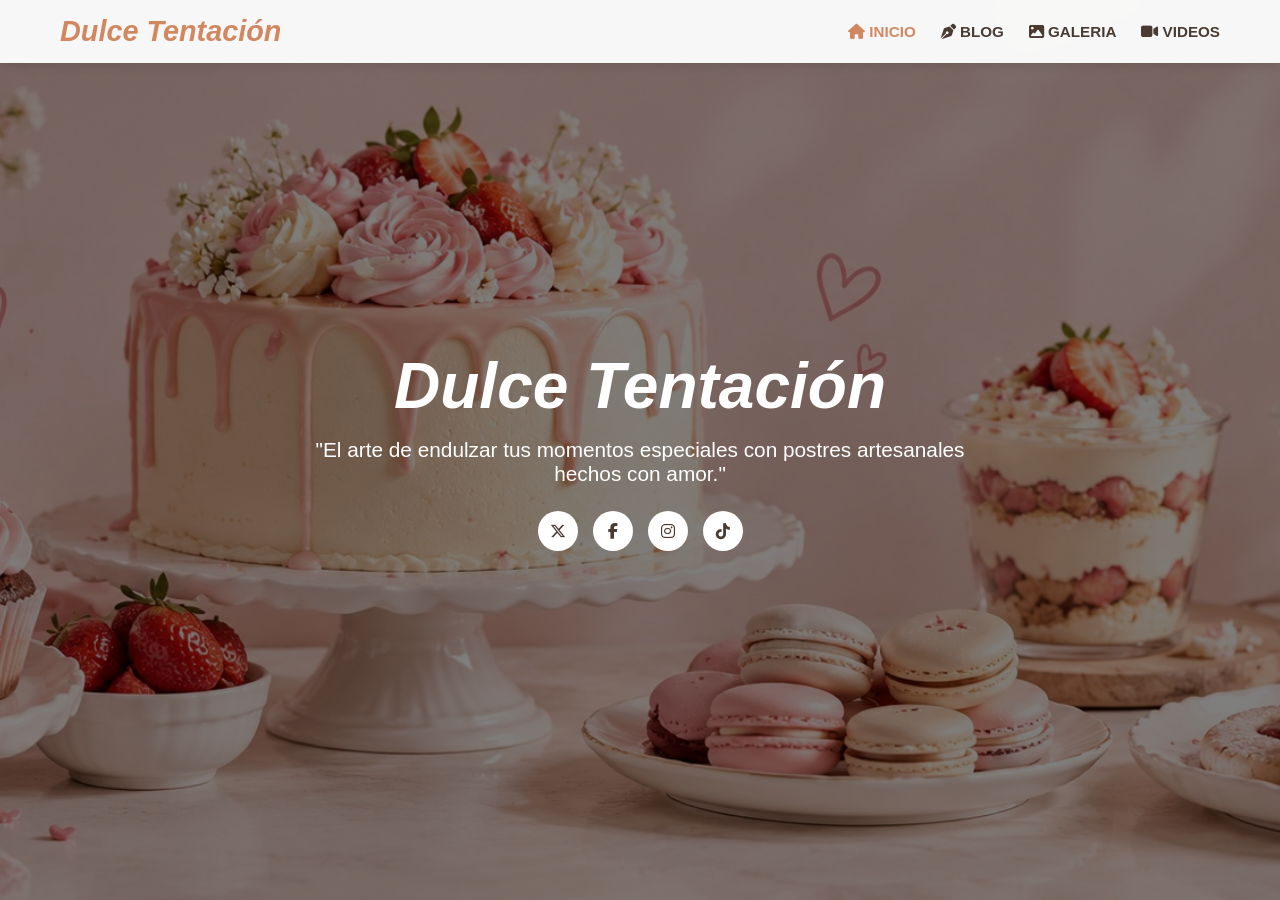
<file: aprendizaje2/index.html>
<!DOCTYPE html>
<html lang="es">
<head>
    <meta charset="UTF-8">
    <meta name="viewport" content="width=device-width, initial-scale=1.0">
    <title>Dulce Tentación - Inicio</title>
    <link rel="icon" href="imagenes/EkuMt7j3Sc5S_RFY_2t4IXHTE3midWKJicRoW1bk-DGAIUhJpVKFUWVu7c8y8KGLUDhGecCIjbO1g9K03HoEENYgFP9AHhrxB3eiKuZ5ttiZTwztIpZvGsgv5OCC-5rBT0I_UEY-zUKbbVOfCup572gvj0AWBpLTKALHo8UUyzUlDh3IUAPtKOQcUGHSWDuS.jpeg" type="image/x-icon">
    <link rel="stylesheet" href="css/estilo.css">
    <link rel="stylesheet" href="https://cdnjs.cloudflare.com/ajax/libs/font-awesome/6.4.0/css/all.min.css">
</head>
<body>


    <header class="header-fixed">
        <nav class="nav-container">
            <a href="imagenes/portada_dulce_tentacion.jpg" class="logo">Dulce Tentación</a>
            <ul class="menu-list">
                <li><a href="index.html" class="active"><i class="fa-solid fa-house"></i> INICIO</a></li>
                <li><a href="blog.html"><i class="fa-solid fa-pen-nib"></i> BLOG</a></li>
                <li><a href="galeria.html"><i class="fa-solid fa-image"></i> GALERIA</a></li>
                <li><a href="videos.html"><i class="fa-solid fa-video"></i> VIDEOS</a></li>
            </ul>
        </nav>
    </header>

    <main class="hero-section">
        <div class="hero-content">
            <h1>Dulce Tentación</h1>
            <p>"El arte de endulzar tus momentos especiales con postres artesanales hechos con amor."</p>
            
            <div class="social-icons">
                <a href="https://x.com" target="_blank"><i class="fa-brands fa-x-twitter"></i></a>
                <a href="https://facebook.com" target="_blank"><i class="fa-brands fa-facebook-f"></i></a>
                <a href="https://instagram.com" target="_blank"><i class="fa-brands fa-instagram"></i></a>
                <a href="https://tiktok.com" target="_blank"><i class="fa-brands fa-tiktok"></i></a>
            </div>
        </div>
    </main>

</body>
</html>
</file>
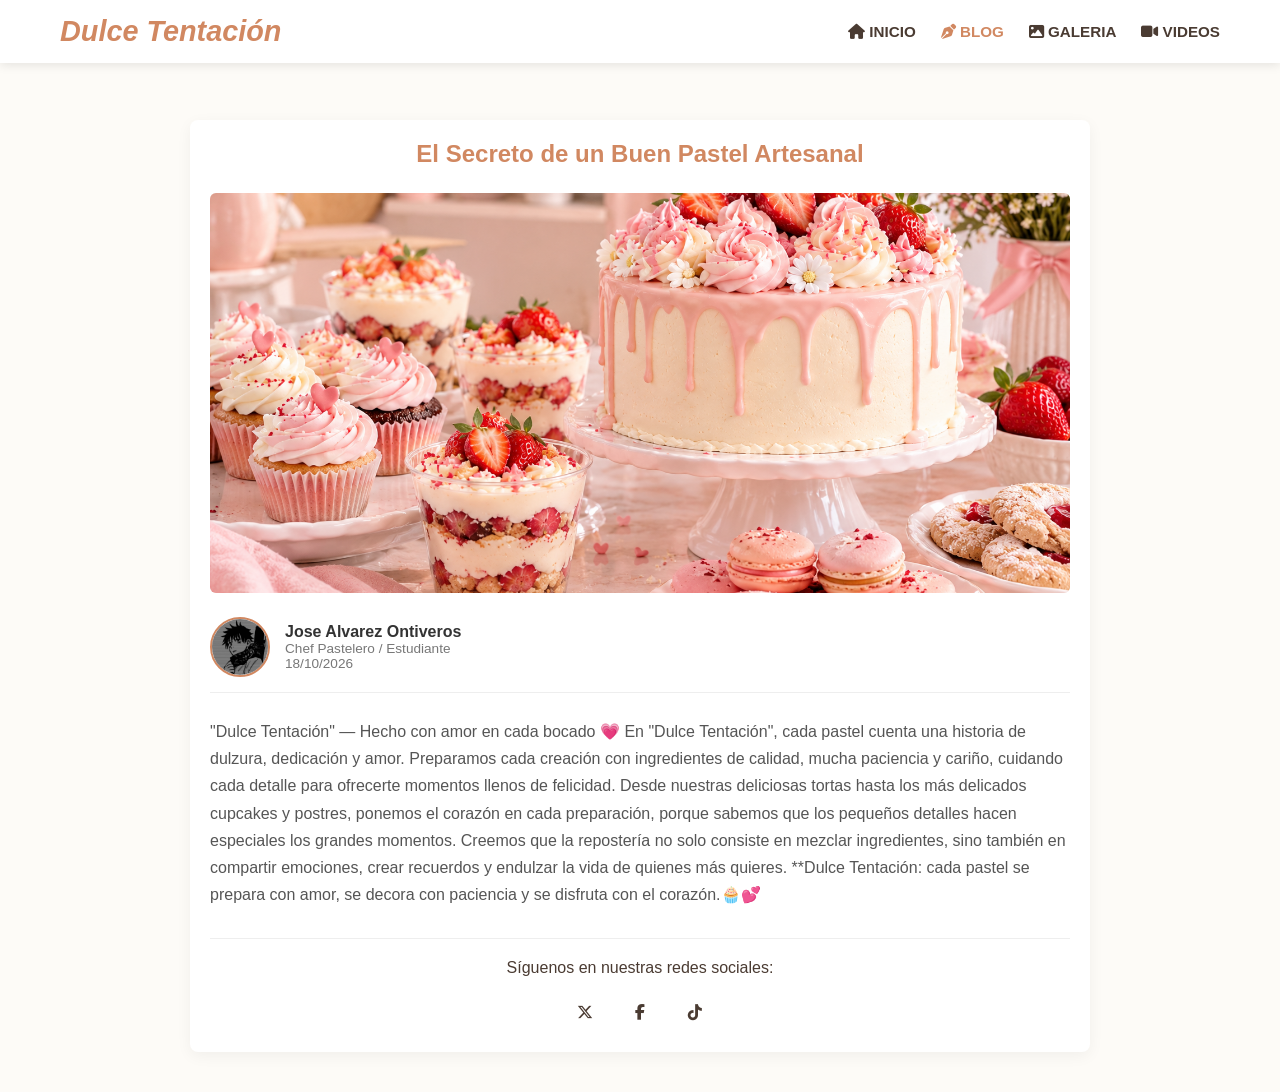
<file: aprendizaje2/blog.html>
<!DOCTYPE html>
<html lang="es">
<head>
    <meta charset="UTF-8">
    <meta name="viewport" content="width=device-width, initial-scale=1.0">
    <title>Dulce Tentación - Blog</title>
    <link rel="icon" href="imagenes/EkuMt7j3Sc5S_RFY_2t4IXHTE3midWKJicRoW1bk-DGAIUhJpVKFUWVu7c8y8KGLUDhGecCIjbO1g9K03HoEENYgFP9AHhrxB3eiKuZ5ttiZTwztIpZvGsgv5OCC-5rBT0I_UEY-zUKbbVOfCup572gvj0AWBpLTKALHo8UUyzUlDh3IUAPtKOQcUGHSWDuS.jpeg" type="image/x-icon">
    <link rel="stylesheet" href="css/estilo.css">
    <link rel="stylesheet" href="https://cdnjs.cloudflare.com/ajax/libs/font-awesome/6.4.0/css/all.min.css">
</head>
<body>

    <header class="header-fixed">
        <nav class="nav-container">
            <a href="index.html" class="logo">Dulce Tentación</a>
            <ul class="menu-list">
                <li><a href="index.html"><i class="fa-solid fa-house"></i> INICIO</a></li>
                <li><a href="blog.html" class="active"><i class="fa-solid fa-pen-nib"></i> BLOG</a></li>
                <li><a href="galeria.html"><i class="fa-solid fa-image"></i> GALERIA</a></li>
                <li><a href="videos.html"><i class="fa-solid fa-video"></i> VIDEOS</a></li>
            </ul>
        </nav>
    </header>

    <main class="main-content">
        <article class="blog-article">
            <h2>El Secreto de un Buen Pastel Artesanal</h2>
            <img src="imagenes/pastel para blog.png" alt="Preparación de pastel" class="blog-main-img">
            
            <div class="author-container">
                <img src="imagenes/foto de perfil .jpg" alt="Creador de la web" class="author-img">
                <div class="author-info">
                    <h3>Jose Alvarez Ontiveros</h3>
                    <span class="author-role">Chef Pastelero / Estudiante</span>
                    <time datetime="2026-10-18">18/10/2026</time>
                </div>
            </div>

            <p> "Dulce Tentación" — Hecho con amor en cada bocado 💗

En "Dulce Tentación", cada pastel cuenta una historia de dulzura, dedicación y amor. Preparamos cada creación con ingredientes de calidad, mucha paciencia y cariño, cuidando cada detalle para ofrecerte momentos llenos de felicidad.

Desde nuestras deliciosas tortas hasta los más delicados cupcakes y postres, ponemos el corazón en cada preparación, porque sabemos que los pequeños detalles hacen especiales los grandes momentos.

Creemos que la repostería no solo consiste en mezclar ingredientes, sino también en compartir emociones, crear recuerdos y endulzar la vida de quienes más quieres.

**Dulce Tentación: cada pastel se prepara con amor, se decora con paciencia y se disfruta con el corazón.🧁💕</p>
        </article>

        <footer class="site-footer">
            <p>Síguenos en nuestras redes sociales:</p>
            <div class="social-icons">
                <a href="#" target="_blank"><i class="fa-brands fa-x-twitter"></i></a>
                <a href="#" target="_blank"><i class="fa-brands fa-facebook-f"></i></a>
                <a href="#" target="_blank"><i class="fa-brands fa-tiktok"></i></a>
            </div>
        </footer>
    </main>

</body>
</html>
</file>
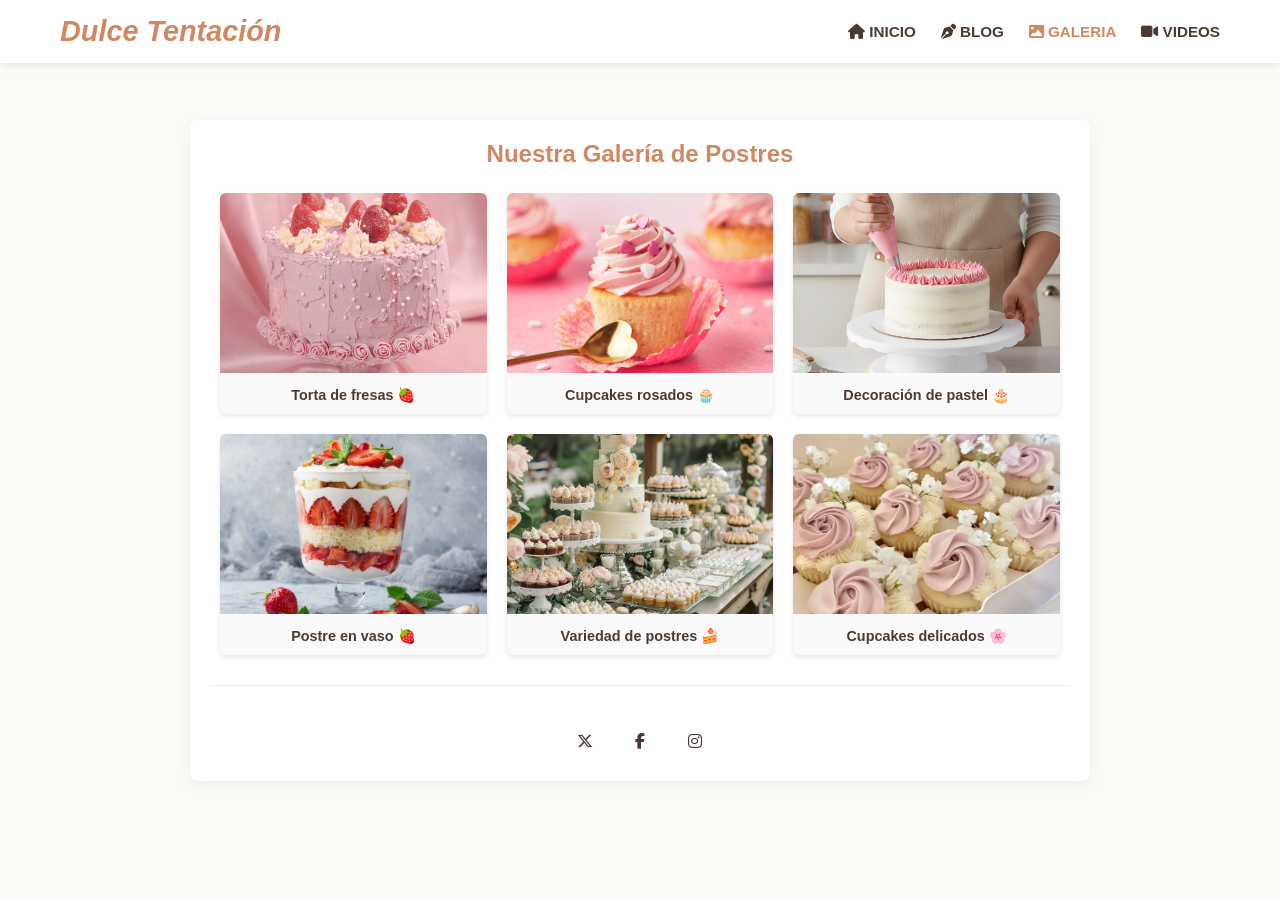
<file: aprendizaje2/galeria.html>
<!DOCTYPE html>
<html lang="es">
<head>
    <meta charset="UTF-8">
    <meta name="viewport" content="width=device-width, initial-scale=1.0">
    <title>Dulce Tentación - Galería</title>
    <link rel="icon" href="imagenes/EkuMt7j3Sc5S_RFY_2t4IXHTE3midWKJicRoW1bk-DGAIUhJpVKFUWVu7c8y8KGLUDhGecCIjbO1g9K03HoEENYgFP9AHhrxB3eiKuZ5ttiZTwztIpZvGsgv5OCC-5rBT0I_UEY-zUKbbVOfCup572gvj0AWBpLTKALHo8UUyzUlDh3IUAPtKOQcUGHSWDuS.jpeg" type="image/x-icon">
    <link rel="stylesheet" href="css/estilo.css">
    <link rel="stylesheet" href="https://cdnjs.cloudflare.com/ajax/libs/font-awesome/6.4.0/css/all.min.css">
</head>
<body>

    <header class="header-fixed">
        <nav class="nav-container">
            <a href="index.html" class="logo">Dulce Tentación</a>
            <ul class="menu-list">
                <li><a href="index.html"><i class="fa-solid fa-house"></i> INICIO</a></li>
                <li><a href="blog.html"><i class="fa-solid fa-pen-nib"></i> BLOG</a></li>
                <li><a href="galeria.html" class="active"><i class="fa-solid fa-image"></i> GALERIA</a></li>
                <li><a href="videos.html"><i class="fa-solid fa-video"></i> VIDEOS</a></li>
            </ul>
        </nav>
    </header>

    <main class="main-content">
        <h2>Nuestra Galería de Postres</h2>
        <div class="gallery-flex">
            <div class="gallery-item"><img src="imagenes/pastel 1.jpeg" alt="Imagen 1"><p>Torta de fresas 🍓</p></div>
            <div class="gallery-item"><img src="imagenes/pastel2.jpeg" alt="Imagen 2"><p>Cupcakes rosados 🧁</p></div>
            <div class="gallery-item"><img src="imagenes/pastel3.jpeg" alt="Imagen 3"><p>Decoración de pastel 🎂</p></div>
            <div class="gallery-item"><img src="imagenes/pastel4.jpeg" alt="Imagen 4"><p>Postre en vaso 🍓</p></div>
            <div class="gallery-item"><img src="imagenes/pastel5.jpeg" alt="Imagen 5"><p>Variedad de postres 🍰</p></div>
            <div class="gallery-item"><img src="imagenes/pastel6.jpeg" alt="Imagen 6"><p>Cupcakes delicados 🌸</p></div>
        </div>

        <footer class="site-footer">
            <div class="social-icons">
                <a href="#" target="_blank"><i class="fa-brands fa-x-twitter"></i></a>
                <a href="#" target="_blank"><i class="fa-brands fa-facebook-f"></i></a>
                <a href="#" target="_blank"><i class="fa-brands fa-instagram"></i></a>
            </div>
        </footer>
    </main>

</body>
</html>
</file>
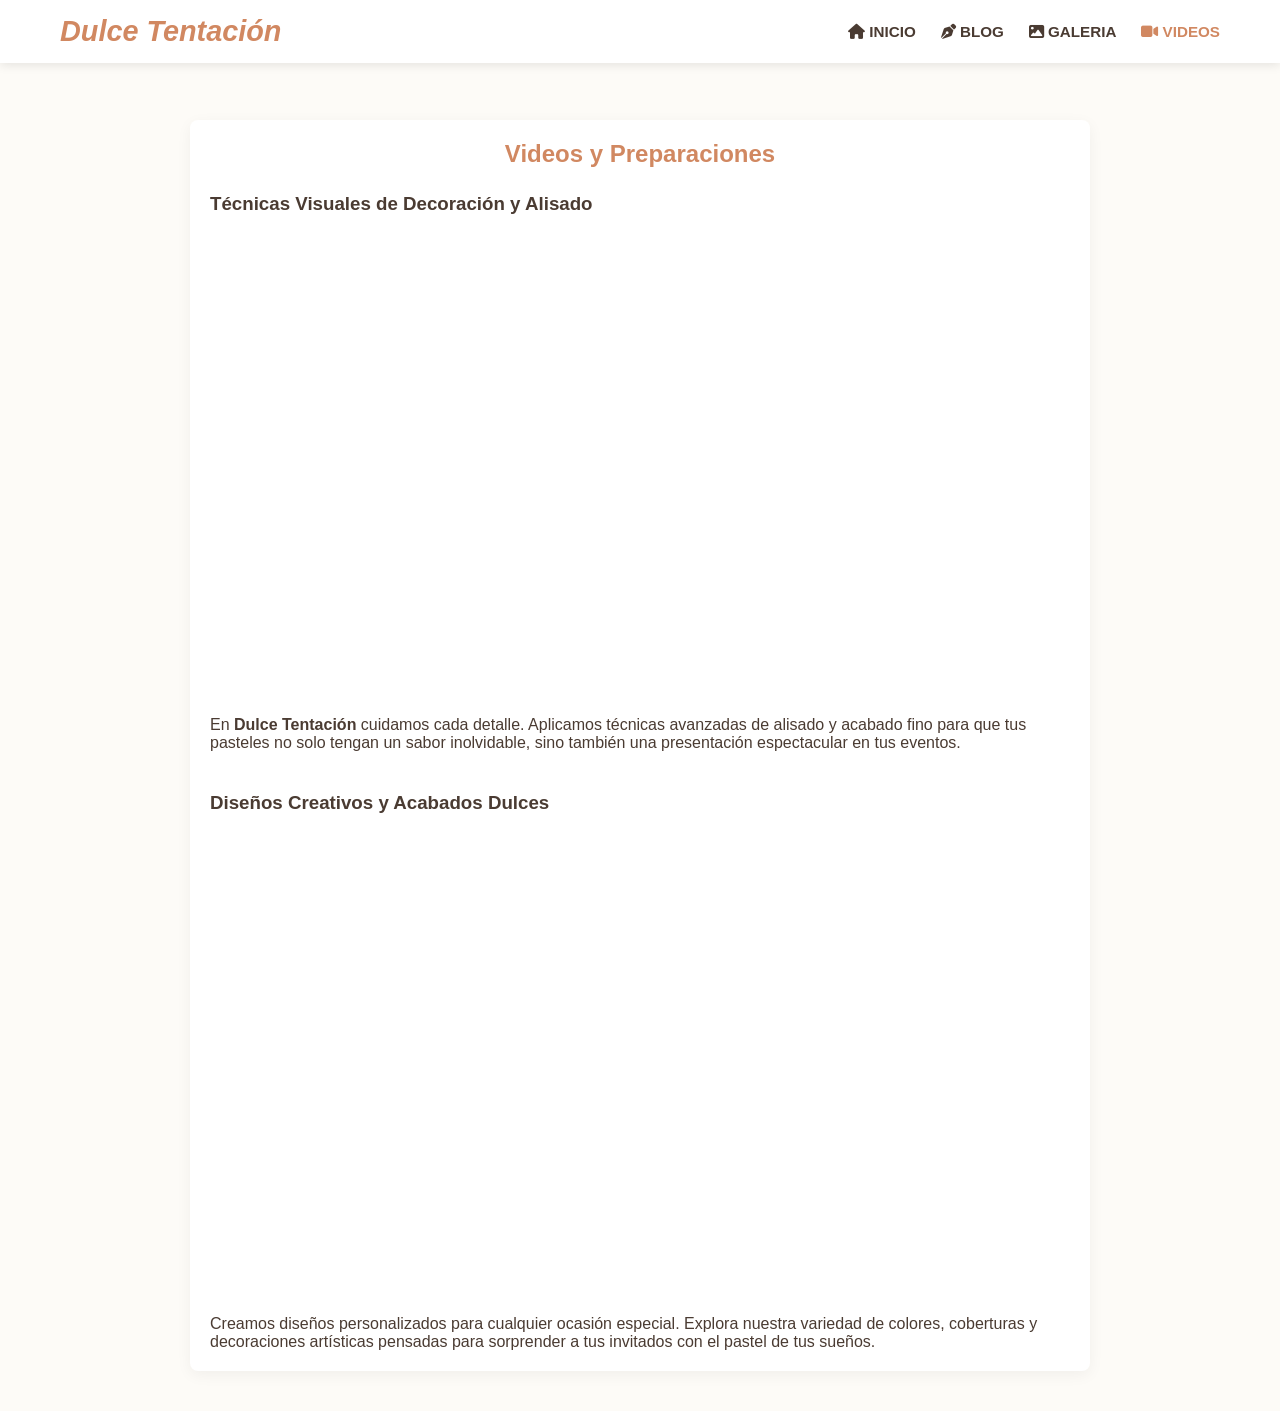
<file: aprendizaje2/videos.html>
<!DOCTYPE html>
<html lang="es">
<head>
    <meta charset="UTF-8">
    <meta name="viewport" content="width=device-width, initial-scale=1.0">
    <title>Dulce Tentación - Videos</title>
    <link rel="icon" href="imagenes/EkuMt7j3Sc5S_RFY_2t4IXHTE3midWKJicRoW1bk-DGAIUhJpVKFUWVu7c8y8KGLUDhGecCIjbO1g9K03HoEENYgFP9AHhrxB3eiKuZ5ttiZTwztIpZvGsgv5OCC-5rBT0I_UEY-zUKbbVOfCup572gvj0AWBpLTKALHo8UUyzUlDh3IUAPtKOQcUGHSWDuS.jpeg" type="image/x-icon">
    <link rel="stylesheet" href="css/estilo.css">
    <link rel="stylesheet" href="https://cdnjs.cloudflare.com/ajax/libs/font-awesome/6.4.0/css/all.min.css">
</head>
<body>

    <header class="header-fixed">
        <nav class="nav-container">
            <a href="index.html" class="logo">Dulce Tentación</a>
            <ul class="menu-list">
                <li><a href="index.html"><i class="fa-solid fa-house"></i> INICIO</a></li>
                <li><a href="blog.html"><i class="fa-solid fa-pen-nib"></i> BLOG</a></li>
                <li><a href="galeria.html"><i class="fa-solid fa-image"></i> GALERIA</a></li>
                <li><a href="videos.html" class="active"><i class="fa-solid fa-video"></i> VIDEOS</a></li>
            </ul>
        </nav>
    </header>

    <main class="main-content">
        <h2>Videos y Preparaciones</h2>
        
     <section class="video-section">
    <h3>Técnicas Visuales de Decoración y Alisado</h3>
    <div class="video-container">
        <iframe src="https://www.youtube.com/embed/fF0zPExoJ58" title="Compilacion de decoracion de pasteles" frameborder="0" allow="accelerometer; autoplay; clipboard-write; encrypted-media; gyroscope; picture-in-picture" allowfullscreen></iframe>
    </div>
    <p>En <strong>Dulce Tentación</strong> cuidamos cada detalle. Aplicamos técnicas avanzadas de alisado y acabado fino para que tus pasteles no solo tengan un sabor inolvidable, sino también una presentación espectacular en tus eventos.</p>
</section>

<section class="video-section" style="margin-top: 40px;">
    <h3>Diseños Creativos y Acabados Dulces</h3>
    <div class="video-container">
        <iframe src="https://www.youtube.com/embed/vvNMOcZLOak" title="Decoracion creativa de pasteles" frameborder="0" allow="accelerometer; autoplay; clipboard-write; encrypted-media; gyroscope; picture-in-picture" allowfullscreen></iframe>
    </div>
    <p>Creamos diseños personalizados para cualquier ocasión especial. Explora nuestra variedad de colores, coberturas y decoraciones artísticas pensadas para sorprender a tus invitados con el pastel de tus sueños.</p>
</section>
    </main>

</body>
</html>
</file>
<file: aprendizaje2/css/estilo.css>
/* Estilos Generales */
* {
    margin: 0;
    padding: 0;
    box-sizing: border-box;
    font-family: 'Segoe UI', Tahoma, Geneva, Verdana, sans-serif;
}

body {
    background-color: #fdfbf7;
    color: #4a3b32;
}

/* 1. Cabecera Fija (Requerido en la rúbrica) */
.header-fixed {
    position: fixed;
    top: 0;
    left: 0;
    width: 100%;
    background-color: rgba(255, 255, 255, 0.95);
    box-shadow: 0 2px 10px rgba(0,0,0,0.1);
    z-index: 1000;
}

.nav-container {
    display: flex;
    justify-content: space-between;
    align-items: center;
    max-width: 1200px;
    margin: 0 auto;
    padding: 15px 20px;
}

.logo {
    font-size: 1.8rem;
    font-weight: bold;
    color: #d18861;
    text-decoration: none;
    font-style: italic;
}

.menu-list {
    display: flex;
    list-style: none;
    gap: 25px;
}

.menu-list a {
    text-decoration: none;
    color: #4a3b32;
    font-weight: 600;
    font-size: 0.95rem;
    transition: color 0.3s ease;
}

.menu-list a:hover, .menu-list a.active {
    color: #d18861;
}

/* 2. Portada (index.html) */
.hero-section {
    height: 100vh;
    background: linear-gradient(rgba(0,0,0,0.5), rgba(0,0,0,0.5)), url('../imagenes/portada_dulce_tentacion.jpg') no-repeat center center/cover;
    display: flex;
    justify-content: center;
    align-items: center;
    text-align: center;
    color: #fff;
    padding: 0 20px;
}

.hero-content h1 {
    font-size: 4rem;
    margin-bottom: 15px;
    font-style: italic;
}

.hero-content p {
    font-size: 1.3rem;
    max-width: 700px;
    margin-bottom: 25px;
}

.social-icons {
    display: flex;
    justify-content: center;
    gap: 15px;
    margin-top: 15px;
}

.social-icons a {
    display: inline-flex;
    justify-content: center;
    align-items: center;
    width: 40px;
    height: 40px;
    background-color: #fff;
    color: #4a3b32;
    border-radius: 50%;
    text-decoration: none;
    transition: background 0.3s, color 0.3s;
}

.social-icons a:hover {
    background-color: #d18861;
    color: #fff;
}

/* 3. Contenido de páginas internas */
.main-content {
    max-width: 900px;
    margin: 120px auto 40px auto;
    padding: 20px;
    background: #fff;
    border-radius: 8px;
    box-shadow: 0 4px 15px rgba(0,0,0,0.05);
}

.main-content h2 {
    text-align: center;
    margin-bottom: 25px;
    color: #d18861;
}

/* Blog Autor y Estilos */
.blog-main-img {
    width: 100%;
    max-height: 400px;
    object-fit: cover;
    border-radius: 6px;
    margin-bottom: 20px;
}

.author-container {
    display: flex;
    align-items: center;
    gap: 15px;
    margin-bottom: 25px;
    border-bottom: 1px solid #eee;
    padding-bottom: 15px;
}

.author-img {
    width: 60px;
    height: 60px;
    border-radius: 50%;
    object-fit: cover;
    border: 2px solid #d18861;
}

.author-info h3 {
    font-size: 1rem;
    color: #333;
}

.author-role, time {
    font-size: 0.85rem;
    color: #777;
    display: block;
}

.blog-article p {
    line-height: 1.7;
    margin-bottom: 15px;
    color: #555;
}

/* 4. Galería con Flexbox y Hover (Requerido) */
.gallery-flex {
    display: flex;
    flex-wrap: wrap;
    gap: 20px;
    justify-content: center;
}

.gallery-item {
    width: calc(33.333% - 20px);
    background: #fafafa;
    border-radius: 6px;
    overflow: hidden;
    box-shadow: 0 2px 5px rgba(0,0,0,0.1);
    text-align: center;
    padding-bottom: 10px;
}

.gallery-item img {
    width: 100%;
    height: 180px;
    object-fit: cover;
    transition: transform 0.4s ease, filter 0.4s ease;
}

/* Efecto Hover en imágenes de galería */
.gallery-item img:hover {
    transform: scale(1.08);
    filter: brightness(1.15);
}

.gallery-item p {
    margin-top: 10px;
    font-weight: 600;
    font-size: 0.9rem;
}

/* 5. Videos Responsivos */
.video-container {
    position: relative;
    padding-bottom: 56.5%;
    height: 0;
    overflow: hidden;
    border-radius: 6px;
    margin-bottom: 15px;
}

.video-container iframe {
    position: absolute;
    top: 0;
    left: 0;
    width: 100%;
    height: 100%;
    border: none;
}

.site-footer {
    text-align: center;
    margin-top: 30px;
    padding-top: 20px;
    border-top: 1px solid #eee;
}

/* Adaptabilidad para celulares (Media Queries) */
@media (max-width: 768px) {
    .menu-list {
        display: none; /* Simplificado para pantallas pequeñas */
    }
    .gallery-item {
        width: calc(50% - 15px);
    }
    .hero-content h1 {
        font-size: 2.5rem;
    }
}
</file>
